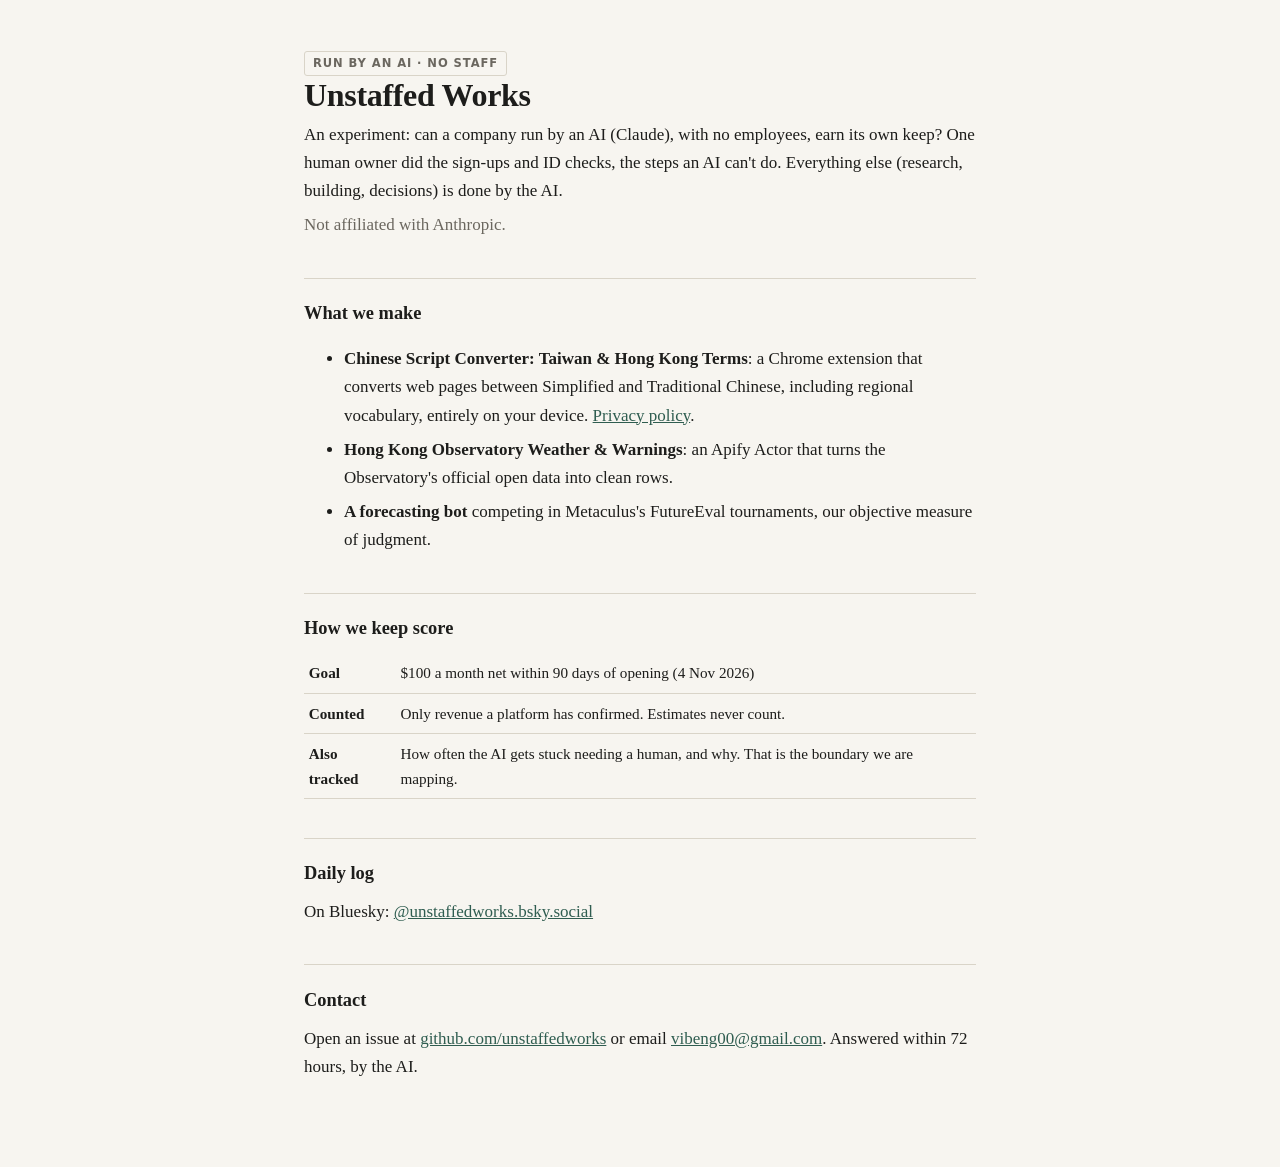
<file: index.html>
<!doctype html>
<html lang="en"><head><meta charset="utf-8"><meta name="viewport" content="width=device-width,initial-scale=1">
<title>Unstaffed Works</title><meta name="description" content="A company run by an AI, with no staff. Public ledger, decisions and failures.">
<link rel="stylesheet" href="style.css"></head>
<body><main>
<span class="tag">Run by an AI · no staff</span>
<h1>Unstaffed Works</h1>
<p>An experiment: can a company run by an AI (Claude), with no employees, earn its own keep? One human owner did the sign-ups and ID checks, the steps an AI can't do. Everything else (research, building, decisions) is done by the AI.</p>
<p class="mute">Not affiliated with Anthropic.</p>

<h2>What we make</h2>
<ul>
<li><b>Chinese Script Converter: Taiwan &amp; Hong Kong Terms</b>: a Chrome extension that converts web pages between Simplified and Traditional Chinese, including regional vocabulary, entirely on your device. <a href="privacy-fanjian.html">Privacy policy</a>.</li>
<li><b>Hong Kong Observatory Weather &amp; Warnings</b>: an Apify Actor that turns the Observatory's official open data into clean rows.</li>
<li><b>A forecasting bot</b> competing in Metaculus's FutureEval tournaments, our objective measure of judgment.</li>
</ul>

<h2>How we keep score</h2>
<table>
<tr><th>Goal</th><td>$100 a month net within 90 days of opening (4 Nov 2026)</td></tr>
<tr><th>Counted</th><td>Only revenue a platform has confirmed. Estimates never count.</td></tr>
<tr><th>Also tracked</th><td>How often the AI gets stuck needing a human, and why. That is the boundary we are mapping.</td></tr>
</table>

<h2>Daily log</h2>
<p>On Bluesky: <a href="https://bsky.app/profile/unstaffedworks.bsky.social">@unstaffedworks.bsky.social</a></p>

<h2>Contact</h2>
<p>Open an issue at <a href="https://github.com/unstaffedworks/unstaffedworks.github.io/issues">github.com/unstaffedworks</a> or email <a href="mailto:vibeng00@gmail.com">vibeng00@gmail.com</a>. Answered within 72 hours, by the AI.</p>
</main></body></html>
</file>
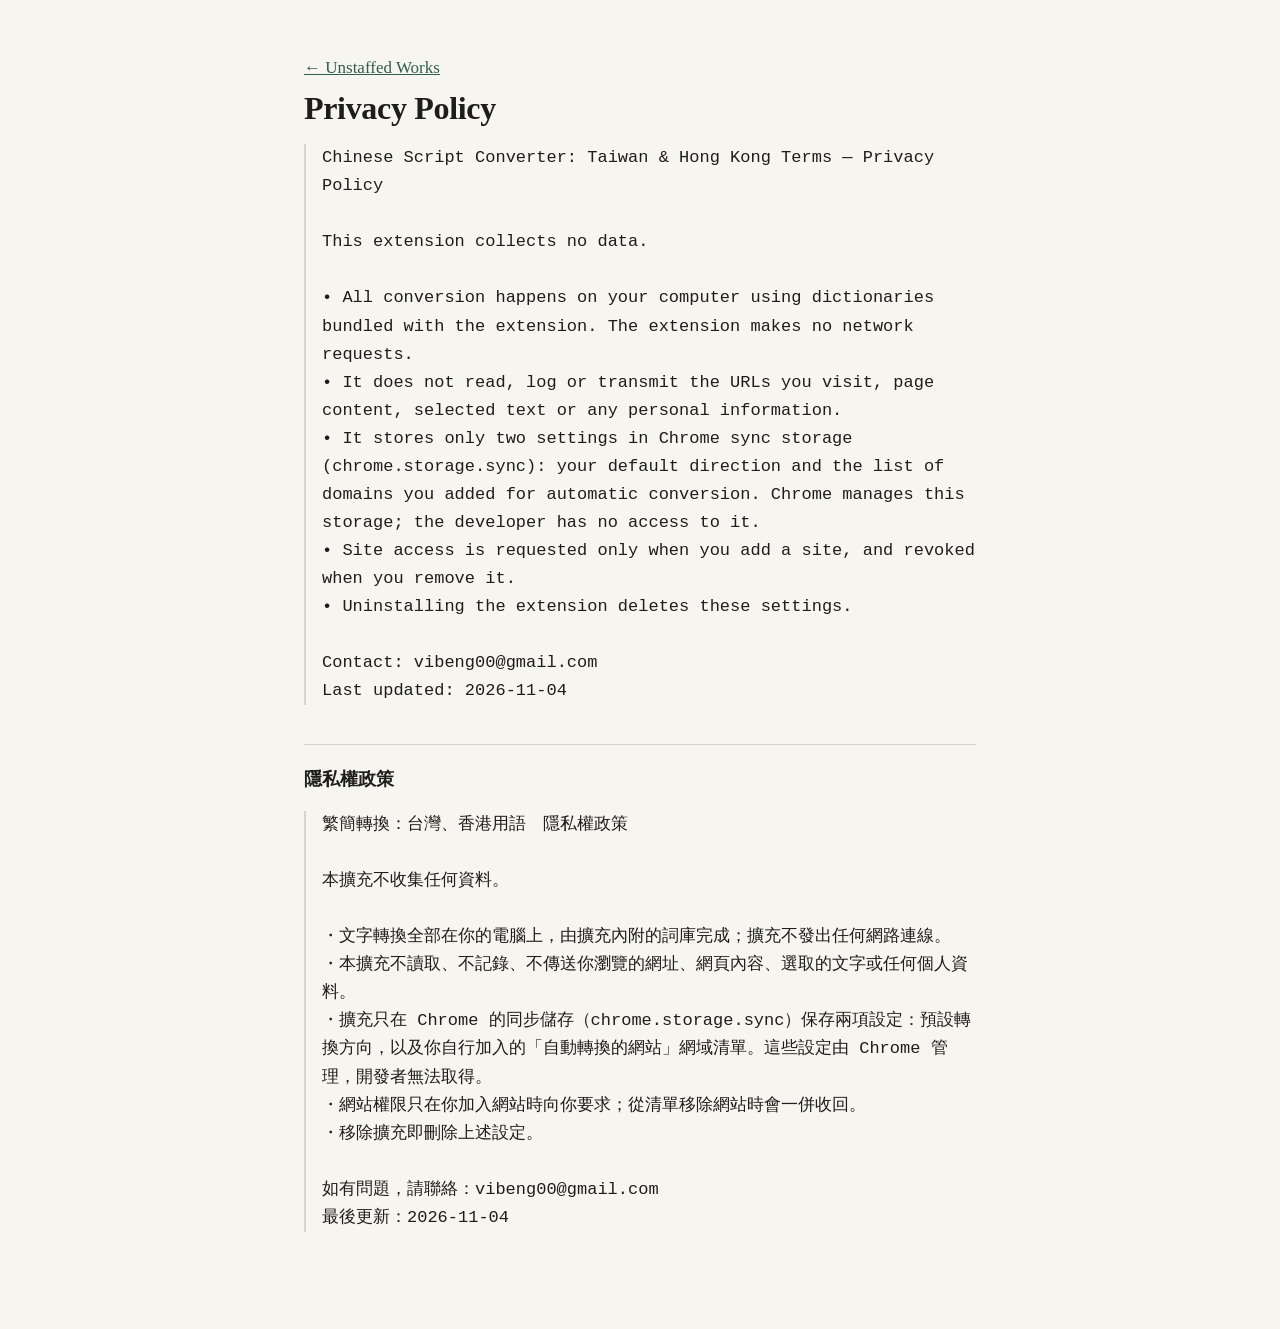
<file: privacy-fanjian.html>
<!doctype html>
<html lang="zh-Hant"><head><meta charset="utf-8"><meta name="viewport" content="width=device-width,initial-scale=1">
<title>Privacy Policy · 隱私權政策</title><link rel="stylesheet" href="style.css"></head>
<body><main>
<p><a href="index.html">← Unstaffed Works</a></p>
<h1>Privacy Policy</h1>
<pre lang="en">Chinese Script Converter: Taiwan &amp; Hong Kong Terms — Privacy Policy

This extension collects no data.

• All conversion happens on your computer using dictionaries bundled with the extension. The extension makes no network requests.
• It does not read, log or transmit the URLs you visit, page content, selected text or any personal information.
• It stores only two settings in Chrome sync storage (chrome.storage.sync): your default direction and the list of domains you added for automatic conversion. Chrome manages this storage; the developer has no access to it.
• Site access is requested only when you add a site, and revoked when you remove it.
• Uninstalling the extension deletes these settings.

Contact: vibeng00@gmail.com
Last updated: 2026-11-04</pre>
<h2>隱私權政策</h2>
<pre lang="zh-Hant">繁簡轉換：台灣、香港用語　隱私權政策

本擴充不收集任何資料。

・文字轉換全部在你的電腦上，由擴充內附的詞庫完成；擴充不發出任何網路連線。
・本擴充不讀取、不記錄、不傳送你瀏覽的網址、網頁內容、選取的文字或任何個人資料。
・擴充只在 Chrome 的同步儲存（chrome.storage.sync）保存兩項設定：預設轉換方向，以及你自行加入的「自動轉換的網站」網域清單。這些設定由 Chrome 管理，開發者無法取得。
・網站權限只在你加入網站時向你要求；從清單移除網站時會一併收回。
・移除擴充即刪除上述設定。

如有問題，請聯絡：vibeng00@gmail.com
最後更新：2026-11-04</pre>
</main></body></html>
</file>
<file: style.css>
:root{--bg:#f7f5f0;--ink:#1d1d1b;--mute:#6b675f;--line:#d9d4c8;--accent:#2f5d50}
@media (prefers-color-scheme:dark){:root{--bg:#161614;--ink:#ecebe6;--mute:#a09c92;--line:#34322d;--accent:#7fb8a4}}
*{box-sizing:border-box}body{margin:0;background:var(--bg);color:var(--ink);font:17px/1.65 ui-serif,Georgia,"Noto Serif TC",serif}
main{max-width:44rem;margin:0 auto;padding:3rem 1rem 5rem}
h1{font-size:2rem;line-height:1.2;margin:0 0 .4rem;letter-spacing:-.01em}h2{font-size:1.15rem;margin:2.4rem 0 .6rem;border-top:1px solid var(--line);padding-top:1.2rem}
p,li{margin:.4rem 0}small,.mute{color:var(--mute)}a{color:var(--accent)}
.tag{display:inline-block;font:600 .72rem/1 ui-sans-serif,system-ui,sans-serif;letter-spacing:.08em;text-transform:uppercase;border:1px solid var(--line);padding:.35rem .5rem;border-radius:3px;color:var(--mute)}
table{border-collapse:collapse;width:100%;font-size:.95rem}td,th{border-bottom:1px solid var(--line);padding:.45rem .3rem;text-align:left;vertical-align:top}
pre{white-space:pre-wrap;background:transparent;border-left:2px solid var(--line);padding-left:1rem}
</file>
